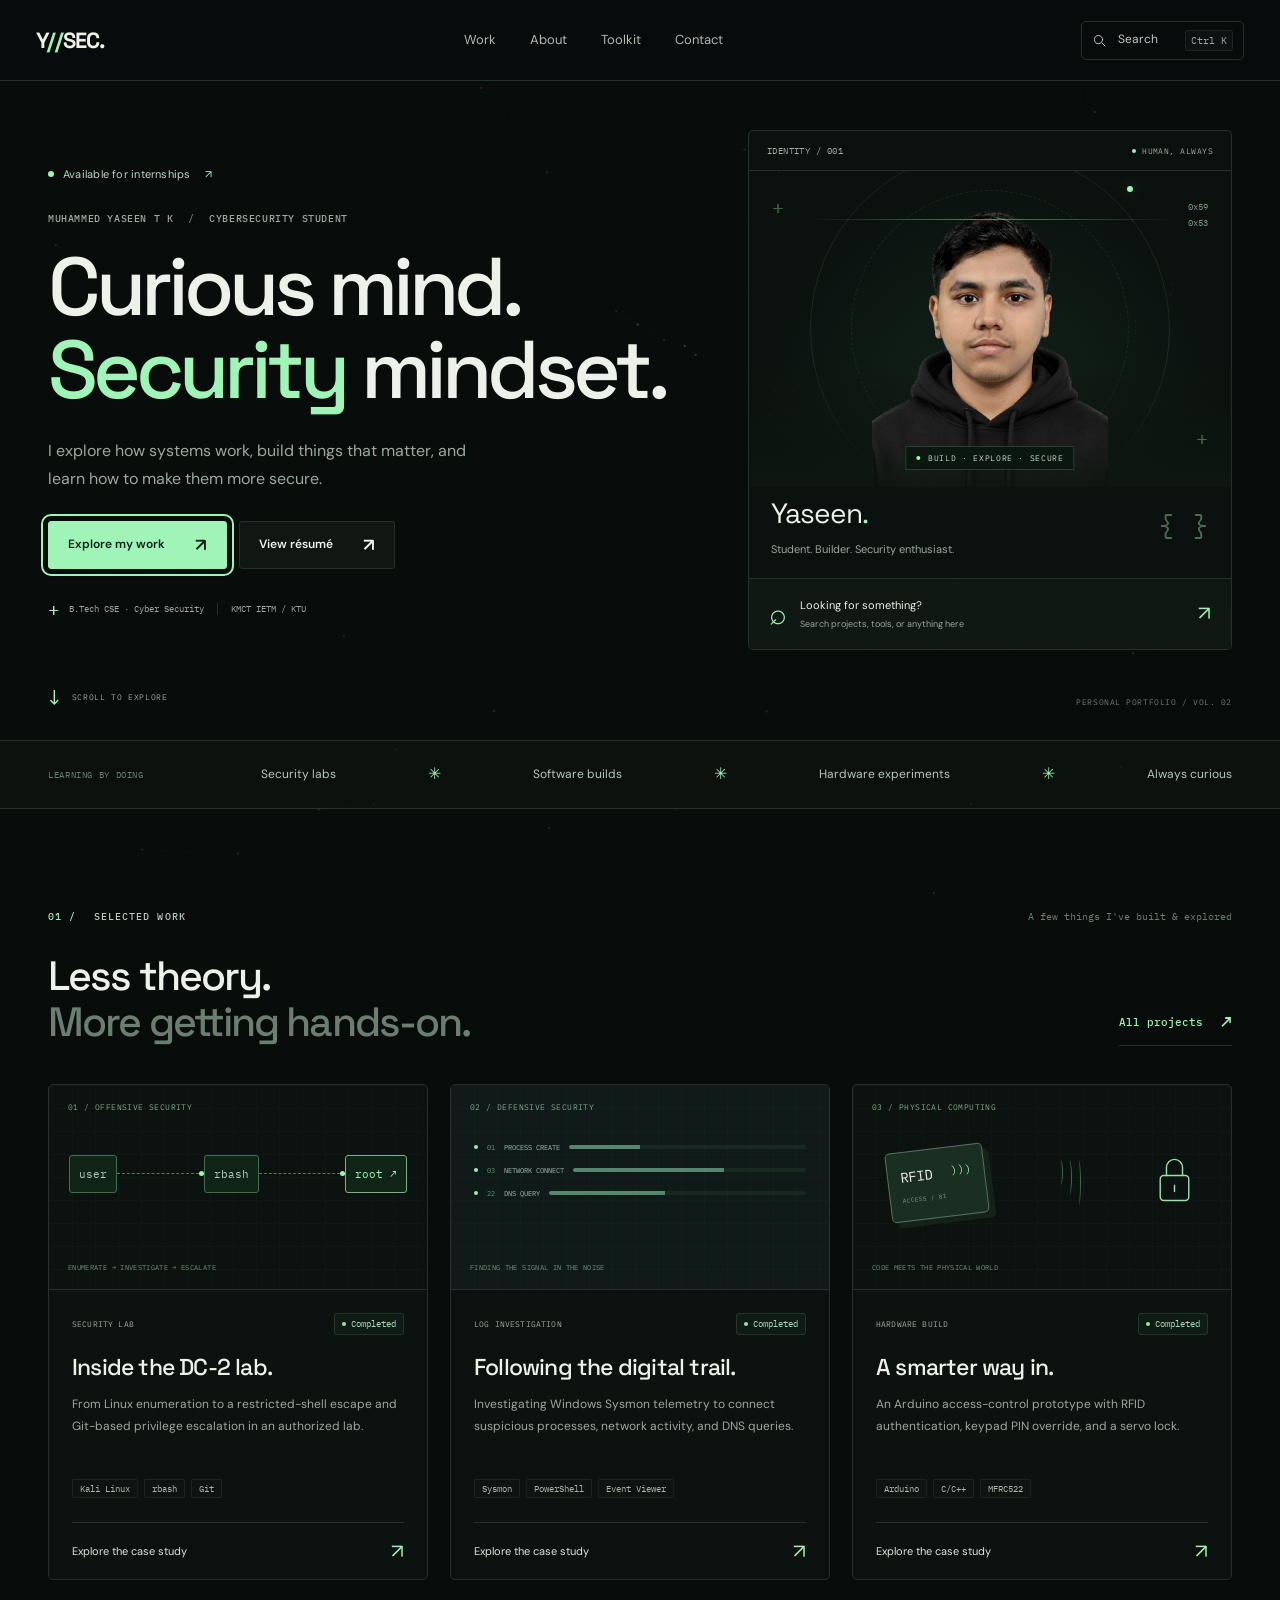
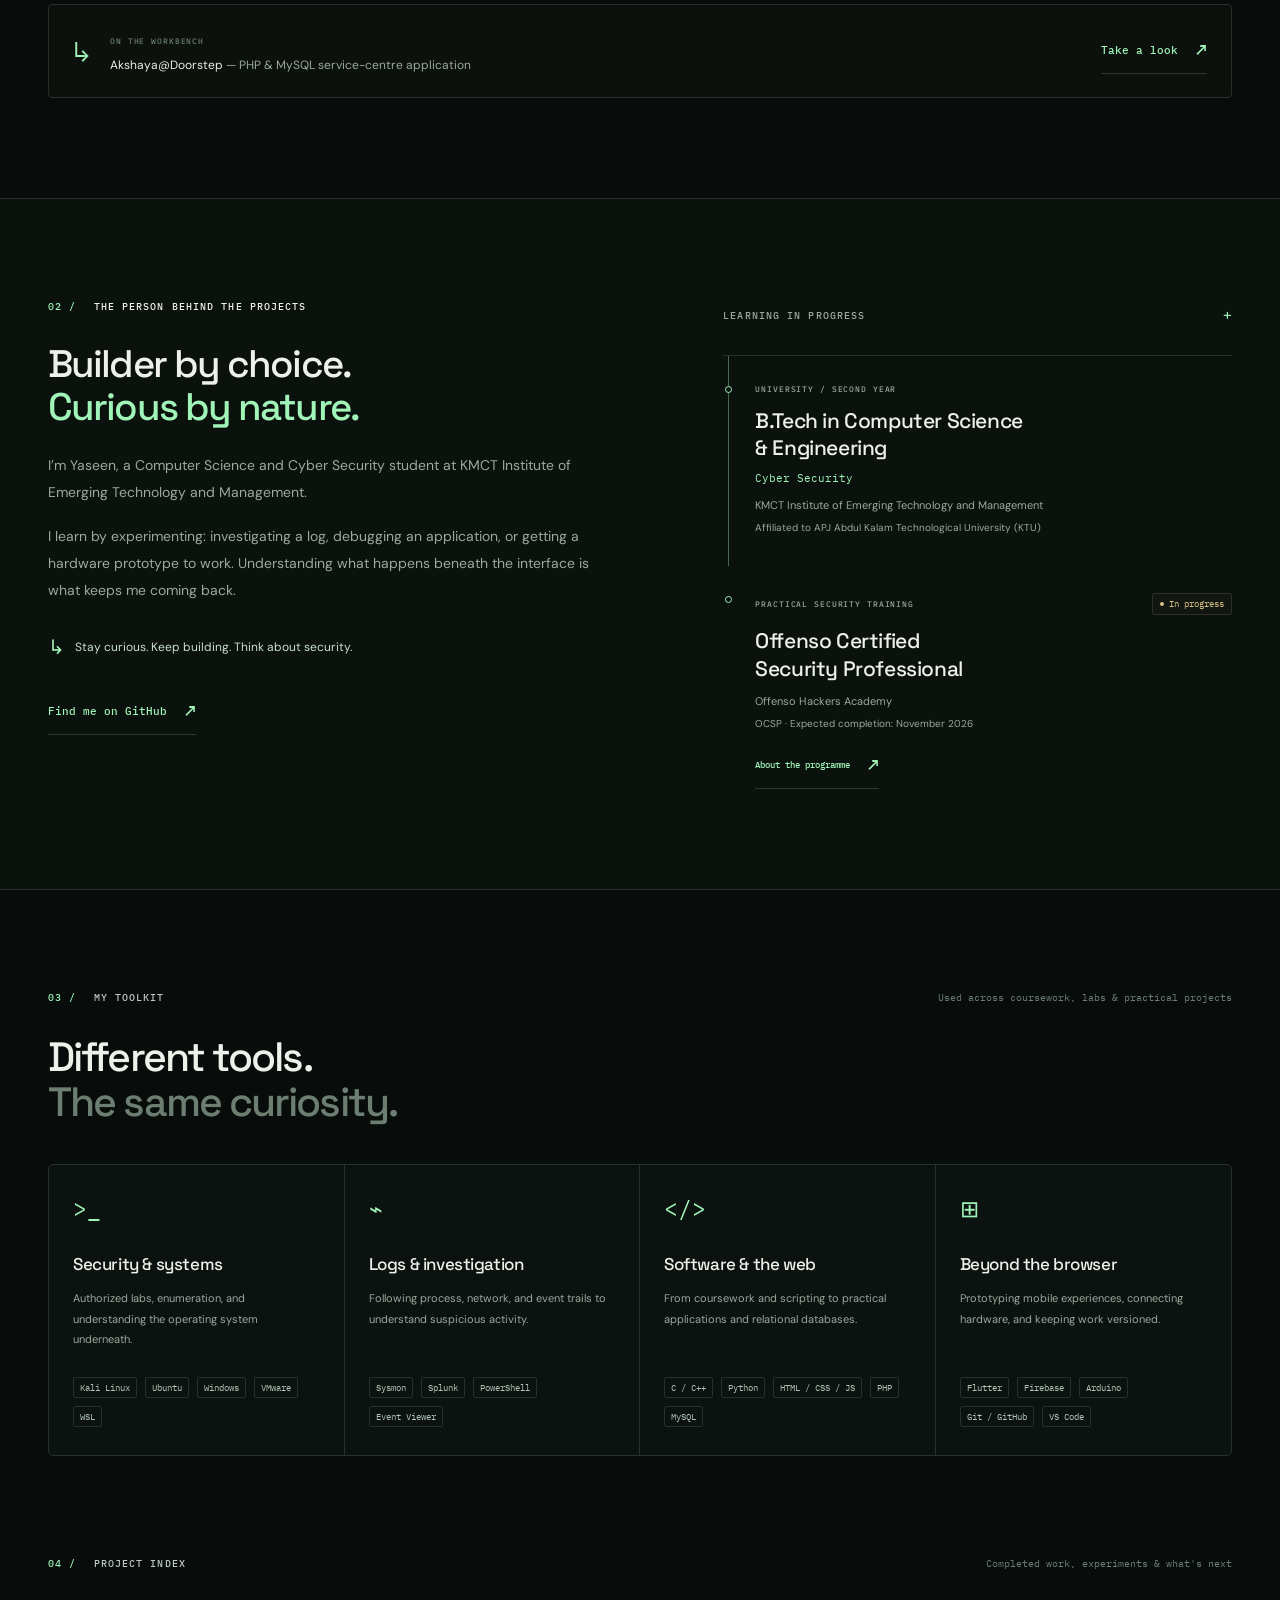
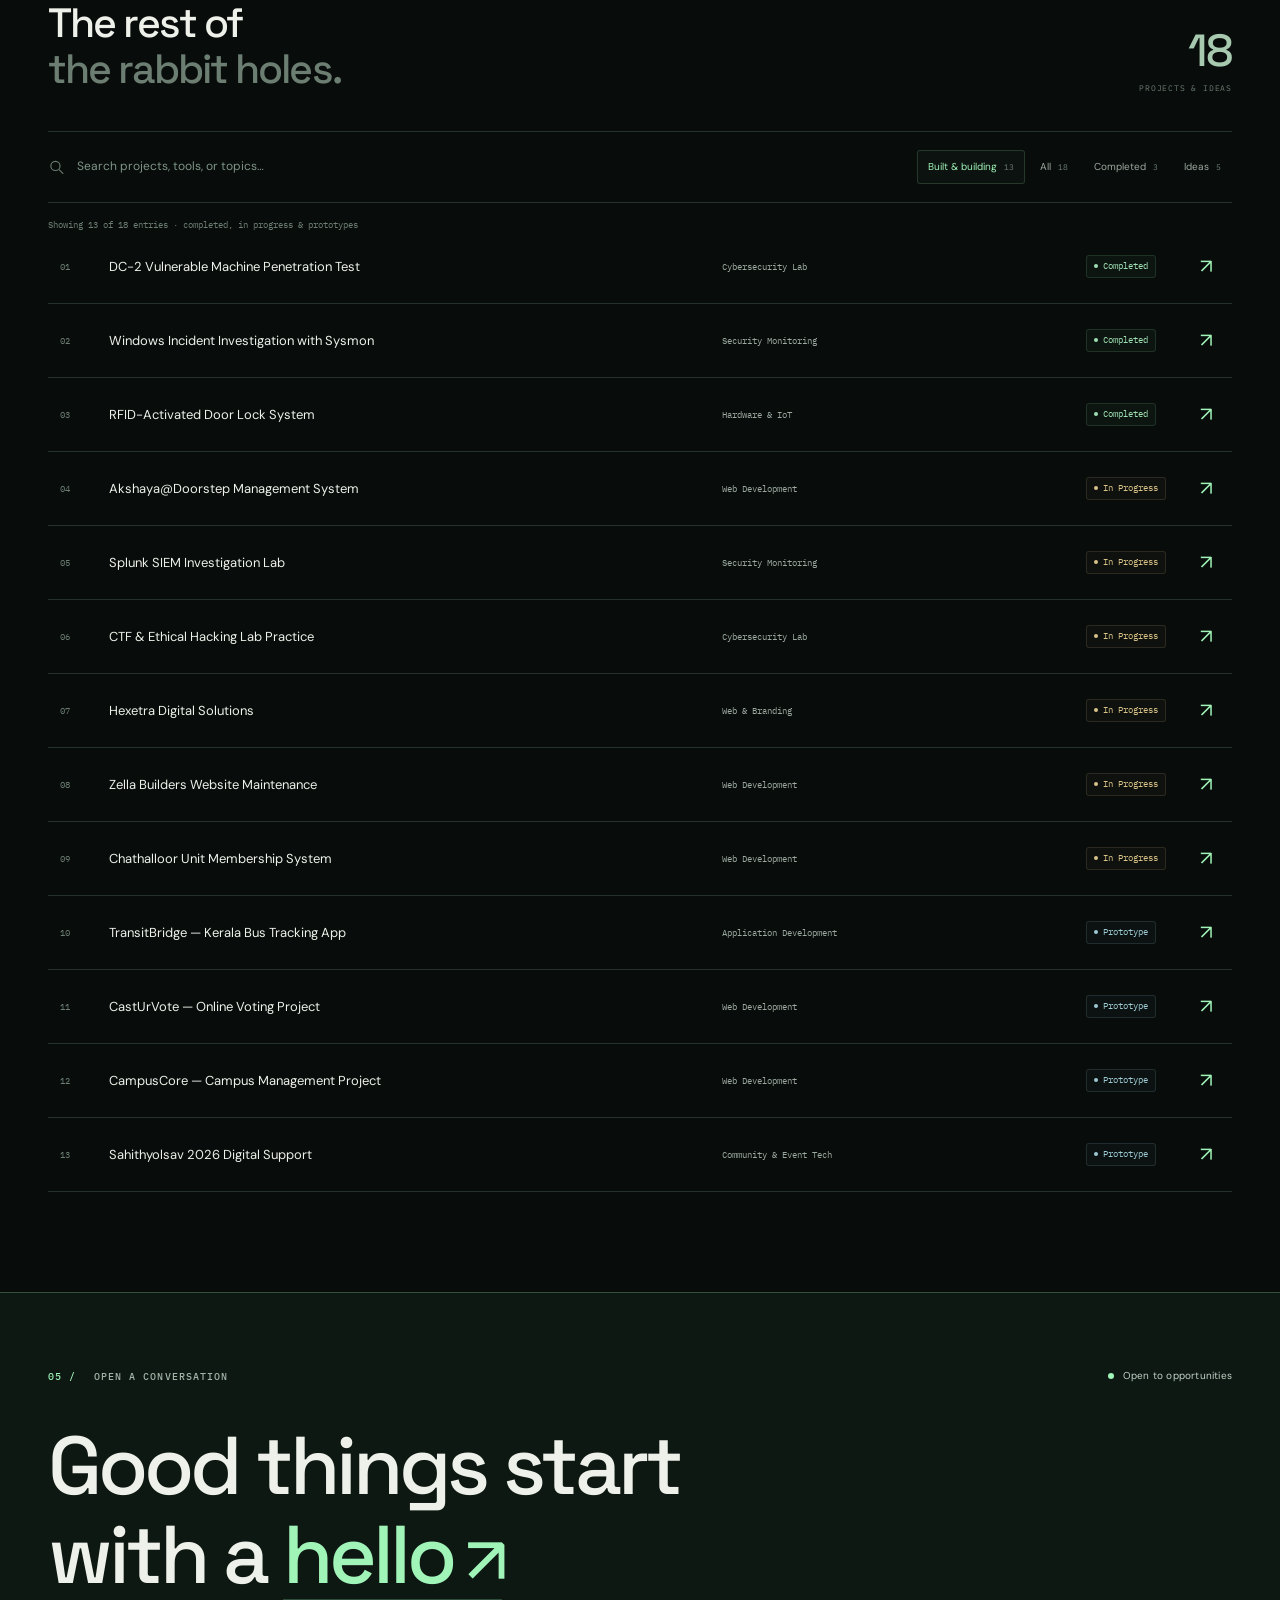
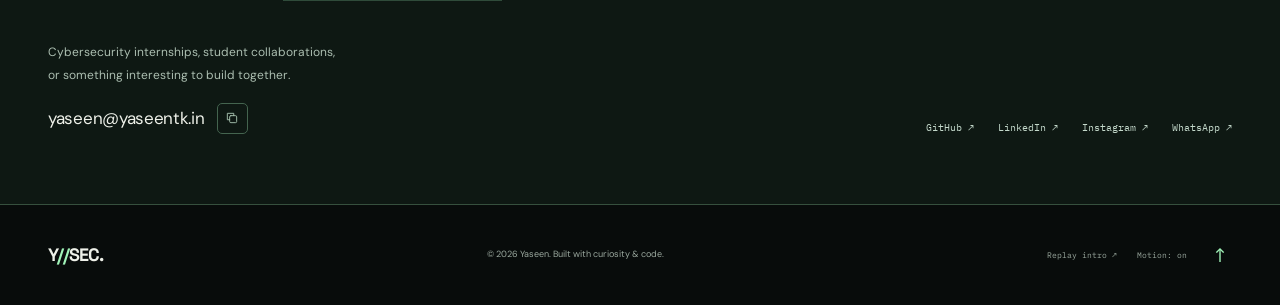
<file: index.html>
<!doctype html>
<html lang="en">
<head>
  <meta charset="utf-8">
  <meta name="viewport" content="width=device-width, initial-scale=1">
  <meta name="theme-color" content="#080c0b">
  <title>Yaseen — Build. Explore. Secure.</title>
  <meta name="description" content="Muhammed Yaseen T K — cybersecurity student, curious builder, and hands-on learner. Explore security investigations, software, and hardware projects.">
  <link rel="canonical" href="https://hexetraonline.github.io/portfolio.yaseen/">
  <meta property="og:type" content="website">
  <meta property="og:title" content="Yaseen — Build. Explore. Secure.">
  <meta property="og:description" content="A curious mind. A security mindset. Projects and experiments by Muhammed Yaseen T K.">
  <meta property="og:url" content="https://hexetraonline.github.io/portfolio.yaseen/">
  <meta property="og:image" content="https://hexetraonline.github.io/portfolio.yaseen/assets/yaseen-profile.png">
  <link rel="icon" type="image/svg+xml" href="assets/favicon.svg">
  <link rel="preconnect" href="https://fonts.googleapis.com">
  <link rel="preconnect" href="https://fonts.gstatic.com" crossorigin>
  <link href="https://fonts.googleapis.com/css2?family=DM+Sans:wght@400;450;500;550;600;650;700&family=Space+Grotesk:wght@400;500;600;700&family=IBM+Plex+Mono:wght@400;450;500;600&display=swap" rel="stylesheet">
  <link rel="stylesheet" href="styles.css">
  <script src="data.js" defer></script>
  <script src="app.js" defer></script>
</head>
<body>
  <a class="skip-link" href="#main">Skip to content</a>
  <canvas id="network-background" aria-hidden="true"></canvas>
  <div class="ambient-grid" aria-hidden="true"></div>
  <header class="site-header">
    <div class="nav-wrap">
      <a class="wordmark" href="#home" aria-label="Yaseen home">Y<span>//</span>SEC<span class="brand-dot">.</span></a>
      <nav class="desktop-nav" aria-label="Main navigation"><a href="#missions">Work</a><a href="#education">About</a><a href="#arsenal">Toolkit</a><a href="#contact">Contact</a></nav>
      <div class="nav-actions"><button class="search-trigger" data-open-search aria-label="Search portfolio"><svg viewBox="0 0 24 24" aria-hidden="true"><circle cx="10.5" cy="10.5" r="6.5"/><path d="m16 16 5 5"/></svg><span>Search</span><kbd>Ctrl K</kbd></button><button id="menu-toggle" class="icon-button menu-toggle" aria-label="Open navigation" aria-expanded="false" aria-controls="mobile-nav"><svg viewBox="0 0 24 24" aria-hidden="true"><path d="M4 8h16M4 16h16"/></svg></button></div>
    </div>
    <nav id="mobile-nav" class="mobile-nav" aria-label="Mobile navigation" hidden><a href="#missions">Work</a><a href="#education">About</a><a href="#arsenal">Toolkit</a><a href="#vault">Project index</a><a href="#contact">Contact</a></nav>
  </header>
  <main id="main">
    <section id="home" class="hero shell">
      <div class="hero-copy">
        <a href="#contact" class="availability"><span class="status-dot"></span>Available for internships<span aria-hidden="true">↗</span></a>
        <p class="eyebrow hero-eyebrow">MUHAMMED YASEEN T K <span>/</span> CYBERSECURITY STUDENT</p>
        <h1>Curious mind.<br><span class="accent">Security</span><br class="hero-break"> mindset.</h1>
        <p class="hero-description">I explore how systems work, build things that matter, and learn how to make them more secure.</p>
        <div class="hero-actions"><a class="button primary" href="#missions">Explore my work <span aria-hidden="true">↗</span></a><a class="button secondary" href="resume.html" target="_blank" rel="noopener">View résumé <span aria-hidden="true">↗</span></a></div>
        <div class="hero-footnote"><span class="tiny-cross" aria-hidden="true">+</span><span>B.Tech CSE · Cyber Security</span><span class="footnote-divider"></span><span>KMCT IETM / KTU</span></div>
      </div>
      <div class="identity-module">
        <div class="module-top"><span>IDENTITY / 001</span><span><i class="status-dot"></i> HUMAN, ALWAYS</span></div>
        <div class="portrait-stage"><div class="orbit orbit-one" aria-hidden="true"></div><div class="orbit orbit-two" aria-hidden="true"></div><div class="portrait-cross cross-one" aria-hidden="true">+</div><div class="portrait-cross cross-two" aria-hidden="true">+</div><span class="portrait-code" aria-hidden="true">0x59<br>0x53</span><img src="assets/yaseen-profile.png" alt="Muhammed Yaseen T K" width="480" height="480" fetchpriority="high"><div class="scan-line" aria-hidden="true"></div><div class="portrait-label"><span class="status-dot"></span>BUILD · EXPLORE · SECURE</div></div>
        <div class="identity-caption"><div><p class="identity-name">Yaseen<span class="accent">.</span></p><p>Student. Builder. Security enthusiast.</p></div><span class="identity-symbol" aria-hidden="true">{ }</span></div>
        <button class="module-search" data-open-search><span class="search-spark" aria-hidden="true">⌕</span><span>Looking for something?<small>Search projects, tools, or anything here</small></span><span aria-hidden="true">↗</span></button>
      </div>
      <a href="#missions" class="scroll-cue"><span aria-hidden="true">↓</span> SCROLL TO EXPLORE</a><span class="hero-side-note" aria-hidden="true">PERSONAL PORTFOLIO / VOL. 02</span>
    </section>
    <div class="focus-strip"><div class="shell"><span class="strip-title">LEARNING BY DOING</span><span>Security labs</span><i>✳</i><span>Software builds</span><i>✳</i><span>Hardware experiments</span><i>✳</i><span>Always curious</span></div></div>
    <section id="missions" class="section shell">
      <div class="section-top"><p class="eyebrow"><span>01 /</span> SELECTED WORK</p><span class="section-note">A few things I've built & explored</span></div><div class="section-heading"><h2>Less theory.<br><span class="muted-heading">More getting hands-on.</span></h2><a class="text-link" href="#vault">All projects <span aria-hidden="true">↗</span></a></div>
      <div class="featured-grid">
        <article class="project-card" data-project-card="1"><div class="project-art art-dc2" aria-hidden="true"><span class="art-number">01 / OFFENSIVE SECURITY</span><div class="access-diagram"><span class="diagram-node">user</span><span class="diagram-track"></span><span class="diagram-node">rbash</span><span class="diagram-track"></span><span class="diagram-node root-node">root <i>↗</i></span></div><span class="art-caption">ENUMERATE → INVESTIGATE → ESCALATE</span></div><div class="project-copy"><div class="project-meta"><span>SECURITY LAB</span><span class="status completed">Completed</span></div><h3>Inside the DC-2 lab.</h3><p>From Linux enumeration to a restricted-shell escape and Git-based privilege escalation in an authorized lab.</p><div class="tags"><span>Kali Linux</span><span>rbash</span><span>Git</span></div><button class="project-link" data-project="1">Explore the case study <span aria-hidden="true">↗</span></button></div></article>
        <article class="project-card" data-project-card="2"><div class="project-art art-sysmon" aria-hidden="true"><span class="art-number">02 / DEFENSIVE SECURITY</span><div class="event-visual"><div><i></i><span>01</span><b>PROCESS CREATE</b><span class="event-bar"></span></div><div><i></i><span>03</span><b>NETWORK CONNECT</b><span class="event-bar"></span></div><div><i></i><span>22</span><b>DNS QUERY</b><span class="event-bar"></span></div></div><span class="art-caption">FINDING THE SIGNAL IN THE NOISE</span></div><div class="project-copy"><div class="project-meta"><span>LOG INVESTIGATION</span><span class="status completed">Completed</span></div><h3>Following the digital trail.</h3><p>Investigating Windows Sysmon telemetry to connect suspicious processes, network activity, and DNS queries.</p><div class="tags"><span>Sysmon</span><span>PowerShell</span><span>Event Viewer</span></div><button class="project-link" data-project="2">Explore the case study <span aria-hidden="true">↗</span></button></div></article>
        <article class="project-card" data-project-card="3"><div class="project-art art-rfid" aria-hidden="true"><span class="art-number">03 / PHYSICAL COMPUTING</span><div class="rfid-visual"><span class="rfid-card">RFID<span>)))</span><small>ACCESS / 01</small></span><span class="rfid-waves"><i></i><i></i><i></i></span><span class="lock-visual"><svg viewBox="0 0 48 56"><rect x="8" y="24" width="32" height="28" rx="4"/><path d="M15 24V15a9 9 0 0 1 18 0v9M24 35v7"/></svg></span></div><span class="art-caption">CODE MEETS THE PHYSICAL WORLD</span></div><div class="project-copy"><div class="project-meta"><span>HARDWARE BUILD</span><span class="status completed">Completed</span></div><h3>A smarter way in.</h3><p>An Arduino access-control prototype with RFID authentication, keypad PIN override, and a servo lock.</p><div class="tags"><span>Arduino</span><span>C/C++</span><span>MFRC522</span></div><button class="project-link" data-project="3">Explore the case study <span aria-hidden="true">↗</span></button></div></article>
      </div><div class="currently-building"><span class="building-icon" aria-hidden="true">↳</span><div><span class="eyebrow">ON THE WORKBENCH</span><p>Akshaya@Doorstep <span>— PHP & MySQL service-centre application</span></p></div><button class="text-link" data-project="4">Take a look <span aria-hidden="true">↗</span></button></div>
    </section>
    <section id="education" class="about-section section"><div class="shell about-grid"><div class="about-intro"><p class="eyebrow"><span>02 /</span> THE PERSON BEHIND THE PROJECTS</p><h2>Builder by choice.<br><span class="accent">Curious by nature.</span></h2><p>I’m Yaseen, a Computer Science and Cyber Security student at KMCT Institute of Emerging Technology and Management.</p><p>I learn by experimenting: investigating a log, debugging an application, or getting a hardware prototype to work. Understanding what happens beneath the interface is what keeps me coming back.</p><p class="about-principle"><span aria-hidden="true">↳</span> Stay curious. Keep building. Think about security.</p><a class="text-link" href="https://github.com/hexetraonline" target="_blank" rel="noopener noreferrer">Find me on GitHub <span aria-hidden="true">↗</span></a></div><div class="learning-path"><div class="path-heading"><span class="eyebrow">LEARNING IN PROGRESS</span><span aria-hidden="true">+</span></div><article class="path-entry"><div class="path-dot"></div><p class="eyebrow">UNIVERSITY / SECOND YEAR</p><h3>B.Tech in Computer Science<br>& Engineering</h3><p class="path-specialization">Cyber Security</p><p>KMCT Institute of Emerging Technology and Management</p><p class="path-detail">Affiliated to APJ Abdul Kalam Technological University (KTU)</p></article><article class="path-entry"><div class="path-dot"></div><div class="path-status"><p class="eyebrow">PRACTICAL SECURITY TRAINING</p><span class="status in-progress">In progress</span></div><h3>Offenso Certified<br>Security Professional</h3><p>Offenso Hackers Academy</p><p class="path-detail">OCSP · Expected completion: November 2026</p><a class="text-link" href="https://offensoacademy.com/courses/offenso-certified-security-professional/" target="_blank" rel="noopener noreferrer">About the programme <span aria-hidden="true">↗</span></a></article></div></div></section>
    <section id="arsenal" class="section shell toolkit-section"><div class="section-top"><p class="eyebrow"><span>03 /</span> MY TOOLKIT</p><span class="section-note">Used across coursework, labs & practical projects</span></div><div class="section-heading"><h2>Different tools.<br><span class="muted-heading">The same curiosity.</span></h2></div><div class="toolkit-grid"><article><span class="tool-icon" aria-hidden="true">&gt;_</span><h3>Security & systems</h3><p>Authorized labs, enumeration, and understanding the operating system underneath.</p><div class="tool-list"><span>Kali Linux</span><span>Ubuntu</span><span>Windows</span><span>VMware</span><span>WSL</span></div></article><article><span class="tool-icon" aria-hidden="true">⌁</span><h3>Logs & investigation</h3><p>Following process, network, and event trails to understand suspicious activity.</p><div class="tool-list"><span>Sysmon</span><span>Splunk</span><span>PowerShell</span><span>Event Viewer</span></div></article><article><span class="tool-icon" aria-hidden="true">&lt;/&gt;</span><h3>Software & the web</h3><p>From coursework and scripting to practical applications and relational databases.</p><div class="tool-list"><span>C / C++</span><span>Python</span><span>HTML / CSS / JS</span><span>PHP</span><span>MySQL</span></div></article><article><span class="tool-icon" aria-hidden="true">⊞</span><h3>Beyond the browser</h3><p>Prototyping mobile experiences, connecting hardware, and keeping work versioned.</p><div class="tool-list"><span>Flutter</span><span>Firebase</span><span>Arduino</span><span>Git / GitHub</span><span>VS Code</span></div></article></div></section>
    <section id="vault" class="section shell index-section"><div class="section-top"><p class="eyebrow"><span>04 /</span> PROJECT INDEX</p><span class="section-note">Completed work, experiments & what's next</span></div><div class="section-heading"><h2>The rest of<br><span class="muted-heading">the rabbit holes.</span></h2><span class="index-total">18<span>PROJECTS & IDEAS</span></span></div><div class="index-controls"><div class="index-search"><svg viewBox="0 0 24 24" aria-hidden="true"><circle cx="10.5" cy="10.5" r="6.5"/><path d="m16 16 5 5"/></svg><label class="sr-only" for="project-search">Search the project index</label><input id="project-search" type="search" placeholder="Search projects, tools, or topics…" autocomplete="off"></div><div class="status-filters" role="group" aria-label="Filter projects by status"><button data-status="active" aria-pressed="true">Built & building <span>13</span></button><button data-status="all" aria-pressed="false">All <span>18</span></button><button data-status="Completed" aria-pressed="false">Completed <span>3</span></button><button data-status="Planned" aria-pressed="false">Ideas <span>5</span></button></div></div><p id="index-count" class="index-count" role="status" aria-live="polite"></p><div id="project-list" class="project-list"></div><noscript><p>The interactive project index needs JavaScript. Read the three featured projects above, or visit <a href="https://github.com/hexetraonline">my GitHub profile</a>.</p></noscript></section>
    <section id="contact" class="contact-section"><div class="shell"><div class="contact-top"><p class="eyebrow"><span>05 /</span> OPEN A CONVERSATION</p><span class="availability"><span class="status-dot"></span>Open to opportunities</span></div><h2>Good things start<br>with a <a href="mailto:yaseen@yaseentk.in">hello<span aria-hidden="true">↗</span></a></h2><div class="contact-bottom"><div><p>Cybersecurity internships, student collaborations,<br>or something interesting to build together.</p><div class="email-row"><a href="mailto:yaseen@yaseentk.in">yaseen@yaseentk.in</a><button id="copy-email" class="icon-button" aria-label="Copy email address"><svg viewBox="0 0 24 24" aria-hidden="true"><rect x="8" y="8" width="12" height="12" rx="2"/><path d="M15 8V4H4v11h4"/></svg></button><span id="copy-feedback" class="copy-feedback" role="status"></span></div></div><div class="social-links"><a href="https://github.com/hexetraonline" target="_blank" rel="noopener noreferrer">GitHub ↗</a><a href="https://linkedin.com/in/yaseen-hexetra" target="_blank" rel="noopener noreferrer">LinkedIn ↗</a><a href="https://instagram.com/yxseen.17/" target="_blank" rel="noopener noreferrer">Instagram ↗</a><a href="https://wa.me/917994693698" target="_blank" rel="noopener noreferrer">WhatsApp ↗</a></div></div></div></section>
  </main>
  <footer class="site-footer shell"><a class="wordmark" href="#home" aria-label="Back to top">Y<span>//</span>SEC<span class="brand-dot">.</span></a><p>© 2026 Yaseen. Built with curiosity & code.</p><div><button id="replay-intro">Replay intro ↗</button><button id="motion-toggle" aria-pressed="true">Motion: on</button><a href="#home" aria-label="Back to top">↑</a></div></footer>
  <dialog id="boot-dialog" class="boot-dialog" aria-labelledby="boot-title"><div class="boot-inner"><div class="boot-header"><span class="wordmark">Y<span>//</span>SEC<span class="brand-dot">.</span></span><span class="eyebrow">INITIALIZING PORTFOLIO</span></div><h2 id="boot-title">A little curiosity.<br><span class="accent">A few lines of code.</span></h2><div class="boot-code" aria-hidden="true"><p><span class="code-prompt">❯</span> ./yaseen --explore</p><p class="boot-line" data-boot-line="0"><span class="code-check">✓</span> Loading identity<span class="code-result">ready</span></p><p class="boot-line" data-boot-line="1"><span class="code-check">✓</span> Indexing projects<span class="code-result">18 entries</span></p><p class="boot-line" data-boot-line="2"><span class="code-check">✓</span> Connecting ideas + code<span class="code-result">done</span></p><p class="boot-line boot-welcome" data-boot-line="3"><span class="code-prompt">❯</span> Welcome to my corner of the internet<span class="typing-cursor">_</span></p></div><div class="boot-progress" aria-hidden="true"><span id="boot-progress-bar"></span></div><div class="boot-bottom"><span id="boot-status" class="eyebrow" role="status">Getting things ready…</span><button id="skip-intro">Skip intro <span aria-hidden="true">↗</span></button></div></div></dialog>
  <dialog id="search-dialog" class="search-dialog" aria-labelledby="search-title"><div class="search-dialog-top"><h2 id="search-title">Find your way around.</h2><button class="close-dialog" data-close-dialog="search-dialog" aria-label="Close search">Esc <span aria-hidden="true">×</span></button></div><div class="palette-input-wrap"><svg viewBox="0 0 24 24" aria-hidden="true"><circle cx="10.5" cy="10.5" r="6.5"/><path d="m16 16 5 5"/></svg><input id="palette-input" type="search" role="combobox" aria-label="Search projects, skills, and pages" aria-autocomplete="list" aria-expanded="false" aria-controls="palette-results" placeholder="Try ‘Sysmon’, ‘Arduino’, or ‘contact’…" autocomplete="off" spellcheck="false"></div><div class="search-suggestions"><span>TRY</span><button data-query="security">Security</button><button data-query="PHP">PHP</button><button data-query="RFID">Hardware</button><button data-query="education">Education</button></div><p id="palette-count" class="palette-count" role="status" aria-live="polite"></p><div id="palette-results" role="listbox" aria-label="Search results"></div><div class="palette-footer"><span><kbd>↑</kbd><kbd>↓</kbd> navigate <kbd>↵</kbd> open</span><span>Projects, tools & pages, all in one place.</span></div></dialog>
  <dialog id="project-dialog" class="project-dialog" aria-labelledby="project-dialog-title"><div class="case-top"><span id="case-category" class="eyebrow"></span><button class="close-dialog" data-close-dialog="project-dialog" aria-label="Close project details">Close <span aria-hidden="true">×</span></button></div><span id="case-status" class="status"></span><h2 id="project-dialog-title"></h2><p id="case-description" class="case-description"></p><div id="case-tags" class="tags"></div><div class="case-section"><h3 id="case-approach-title">What I worked on</h3><ul id="case-points"></ul></div><div id="case-learning" class="case-learning"></div><div class="case-footer"><span id="case-note"></span><a class="text-link" href="mailto:yaseen@yaseentk.in">Ask me about this project ↗</a></div></dialog>
</body>
</html>
</file>
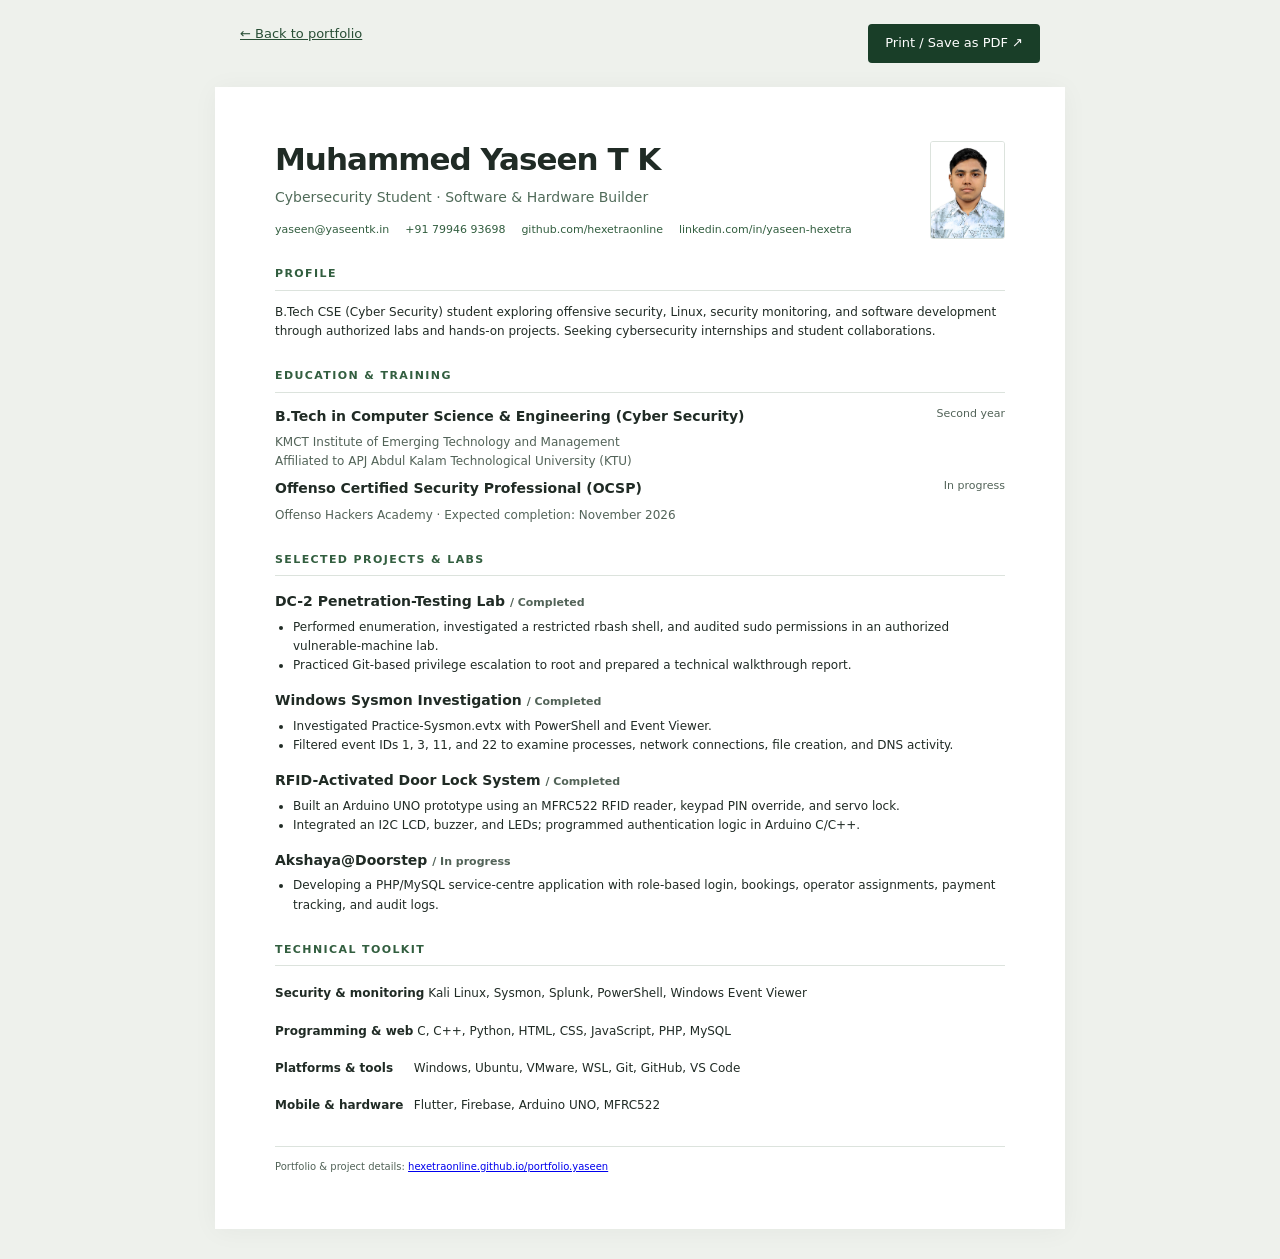
<file: resume.html>
<!doctype html>
<html lang="en"><head><meta charset="utf-8"><meta name="viewport" content="width=device-width, initial-scale=1"><meta name="robots" content="noindex"><title>Muhammed Yaseen T K — Résumé</title><link rel="icon" href="assets/favicon.svg" type="image/svg+xml"><style>
*{box-sizing:border-box}body{font:14px/1.6 system-ui,sans-serif;color:#202b25;background:#eef1ec;margin:0}.toolbar{max-width:850px;margin:24px auto;display:flex;justify-content:space-between;padding:0 25px;gap:20px;font-size:13px}.toolbar a{color:#284e35}.toolbar button{background:#193e28;color:white;border:0;border-radius:4px;padding:9px 17px;font:inherit;cursor:pointer}.page{max-width:850px;background:white;margin:0 auto 30px;padding:54px 60px;box-shadow:0 2px 25px #2037280b}.resume-portrait{float:right;width:75px;height:98px;object-fit:cover;border:1px solid #dce3dd;border-radius:3px;margin:0 0 12px 20px}h1{font-size:31px;line-height:1.2;letter-spacing:-1px;margin:0 0 8px}h2{font-size:11px;text-transform:uppercase;letter-spacing:1.4px;color:#325e3f;margin:26px 0 12px;border-bottom:1px solid #dce3dd;padding-bottom:7px}h3{font-size:14px;margin:14px 0 4px}p{margin:6px 0}.subtitle{color:#506b59;font-size:14px}.contact{font-size:11px;display:flex;gap:5px 16px;flex-wrap:wrap;margin-top:13px}.contact a{color:#325e3f;text-decoration:none}.small{font-size:12px;color:#526358}.education-row{display:flex;justify-content:space-between;gap:15px}.education-row strong{font-weight:600}.status{font-size:11px;white-space:nowrap;color:#526358}ul{padding-left:18px;margin:5px 0 10px;font-size:12px}.skills{font-size:12px;display:grid;gap:6px}.skills strong{display:inline-block;min-width:135px}.profile{font-size:12px}footer{border-top:1px solid #dce3dd;padding-top:12px;font-size:10px;color:#526358;margin-top:25px}a:focus-visible,button:focus-visible{outline:2px solid #325e3f;outline-offset:4px}@media(max-width:600px){.page{padding:32px 24px}.toolbar{padding:0 16px}h1{font-size:27px}.education-row{flex-direction:column;gap:1px}.skills strong{display:block}}@page{size:A4;margin:14mm}@media print{body{background:white;font-size:12px}.toolbar{display:none}.page{box-shadow:none;margin:0;padding:0;max-width:none}h1{font-size:28px}h2{margin-top:20px}a{color:inherit}h2,h3{break-after:avoid}section,footer{break-inside:avoid}ul{font-size:11px}.skills,.profile{font-size:11px}footer{font-size:9px}}
</style><script src="resume.js" defer></script></head><body><nav class="toolbar" aria-label="Résumé actions"><a href="index.html">← Back to portfolio</a><button id="print-resume">Print / Save as PDF ↗</button></nav><main class="page"><header><img class="resume-portrait" src="assets/yaseen-formal.png" alt="Muhammed Yaseen T K" width="75" height="98"><h1>Muhammed Yaseen T K</h1><p class="subtitle">Cybersecurity Student · Software & Hardware Builder</p><div class="contact"><a href="mailto:yaseen@yaseentk.in">yaseen@yaseentk.in</a><a href="tel:+917994693698">+91 79946 93698</a><a href="https://github.com/hexetraonline">github.com/hexetraonline</a><a href="https://linkedin.com/in/yaseen-hexetra">linkedin.com/in/yaseen-hexetra</a></div></header><section><h2>Profile</h2><p class="profile">B.Tech CSE (Cyber Security) student exploring offensive security, Linux, security monitoring, and software development through authorized labs and hands-on projects. Seeking cybersecurity internships and student collaborations.</p></section><section><h2>Education & training</h2><div class="education-row"><strong>B.Tech in Computer Science & Engineering (Cyber Security)</strong><span class="status">Second year</span></div><p class="small">KMCT Institute of Emerging Technology and Management<br>Affiliated to APJ Abdul Kalam Technological University (KTU)</p><div class="education-row"><strong>Offenso Certified Security Professional (OCSP)</strong><span class="status">In progress</span></div><p class="small">Offenso Hackers Academy · Expected completion: November 2026</p></section><section><h2>Selected projects & labs</h2><h3>DC-2 Penetration-Testing Lab <span class="status">/ Completed</span></h3><ul><li>Performed enumeration, investigated a restricted rbash shell, and audited sudo permissions in an authorized vulnerable-machine lab.</li><li>Practiced Git-based privilege escalation to root and prepared a technical walkthrough report.</li></ul><h3>Windows Sysmon Investigation <span class="status">/ Completed</span></h3><ul><li>Investigated Practice-Sysmon.evtx with PowerShell and Event Viewer.</li><li>Filtered event IDs 1, 3, 11, and 22 to examine processes, network connections, file creation, and DNS activity.</li></ul><h3>RFID-Activated Door Lock System <span class="status">/ Completed</span></h3><ul><li>Built an Arduino UNO prototype using an MFRC522 RFID reader, keypad PIN override, and servo lock.</li><li>Integrated an I2C LCD, buzzer, and LEDs; programmed authentication logic in Arduino C/C++.</li></ul><h3>Akshaya@Doorstep <span class="status">/ In progress</span></h3><ul><li>Developing a PHP/MySQL service-centre application with role-based login, bookings, operator assignments, payment tracking, and audit logs.</li></ul></section><section><h2>Technical toolkit</h2><div class="skills"><p><strong>Security & monitoring</strong> Kali Linux, Sysmon, Splunk, PowerShell, Windows Event Viewer</p><p><strong>Programming & web</strong> C, C++, Python, HTML, CSS, JavaScript, PHP, MySQL</p><p><strong>Platforms & tools</strong> Windows, Ubuntu, VMware, WSL, Git, GitHub, VS Code</p><p><strong>Mobile & hardware</strong> Flutter, Firebase, Arduino UNO, MFRC522</p></div></section><footer>Portfolio & project details: <a href="https://hexetraonline.github.io/portfolio.yaseen/">hexetraonline.github.io/portfolio.yaseen</a></footer></main></body></html>
</file>
<file: styles.css>
:root{color-scheme:dark;--bg:#080c0b;--surface:#0e1512;--raised:#131d18;--text:#eef1e9;--muted:#9ba99f;--dim:#6c7e72;--accent:#a0f4b8;--line:#25322b;--mono:'IBM Plex Mono',monospace;--display:'Space Grotesk',sans-serif;--body:'DM Sans',sans-serif}
*{box-sizing:border-box}html{scroll-behavior:smooth;scroll-padding-top:100px}body{margin:0;background:var(--bg);color:var(--text);font-family:var(--body);font-size:16px;line-height:1.65;-webkit-font-smoothing:antialiased}body.dialog-open{overflow:hidden}button,input{font:inherit}button,a,input{touch-action:manipulation}button{color:inherit;cursor:pointer}a{color:inherit;text-decoration:none}button{background:none;border:0}a,button{-webkit-tap-highlight-color:transparent}button:disabled{cursor:default}svg{width:22px;height:22px;fill:none;stroke:currentColor;stroke-width:1.6;stroke-linecap:round;stroke-linejoin:round}img{display:block;max-width:100%}h1,h2,h3,p{margin:0}h1,h2,h3{font-family:var(--display);font-weight:500;line-height:1.12}::selection{background:var(--accent);color:var(--bg)}:focus-visible{outline:2px solid var(--accent);outline-offset:5px}button:focus-visible{border-radius:3px}.sr-only{position:absolute;width:1px;height:1px;padding:0;margin:-1px;overflow:hidden;clip:rect(0,0,0,0);white-space:nowrap;border:0}[hidden]{display:none!important}.skip-link{position:fixed;top:-100px;left:20px;z-index:200;background:var(--accent);color:var(--bg);padding:10px 20px}.skip-link:focus{top:10px}.shell{width:min(1248px,calc(100% - 96px));margin-inline:auto}.accent{color:var(--accent)}.muted-heading{color:var(--dim)}.eyebrow{font:500 10px/1.5 var(--mono);letter-spacing:.11em}.eyebrow>span{color:var(--accent);margin-right:10px}.status-dot{display:inline-block;width:6px;height:6px;background:var(--accent);border-radius:50%;flex:none}.ambient-grid{position:fixed;inset:0;z-index:-1;pointer-events:none;background-image:linear-gradient(#90c99f05 1px,transparent 1px),linear-gradient(90deg,#90c99f05 1px,transparent 1px);background-size:72px 72px;mask-image:linear-gradient(#000,transparent 90%)}#network-background{position:fixed;inset:0;width:100%;height:100%;z-index:-1;pointer-events:none;opacity:.65}.site-header{position:fixed;top:0;left:0;right:0;z-index:50;border-bottom:1px solid var(--line);background:#080c0be8;backdrop-filter:blur(18px)}.nav-wrap{width:min(1344px,calc(100% - 72px));height:80px;display:flex;align-items:center;justify-content:space-between;margin:auto}.wordmark{font:700 22px/1 var(--display);letter-spacing:-1px;white-space:nowrap}.wordmark>span{color:var(--accent)}.wordmark .brand-dot{color:var(--text)}.desktop-nav{display:flex;gap:34px;font-size:13px}.desktop-nav a{color:#b1bcb4;transition:color .2s}.desktop-nav a:hover,.desktop-nav a[aria-current]{color:var(--accent)}.nav-actions{display:flex;align-items:center;gap:12px}.search-trigger{display:flex;align-items:center;gap:11px;padding:8px 10px;border:1px solid var(--line);border-radius:5px;color:#c0cac2;font-size:12px}.search-trigger svg{width:15px;height:15px}kbd{font:10px var(--mono);background:#ffffff08;border:1px solid #ffffff12;border-radius:3px;padding:3px 5px;color:var(--muted)}.search-trigger kbd{margin-left:16px}.icon-button{display:inline-flex;align-items:center;justify-content:center;min-width:42px;min-height:42px;border:1px solid var(--line);border-radius:5px}.menu-toggle{display:none}.mobile-nav{padding:10px 24px 20px;border-top:1px solid var(--line)}.mobile-nav a{display:block;padding:9px 0;font-size:15px}
.hero{position:relative;display:grid;grid-template-columns:1.28fr 1fr;align-items:center;column-gap:80px;min-height:740px;padding-top:130px;padding-bottom:90px}.availability{display:inline-flex;align-items:center;gap:9px;font-size:11px;letter-spacing:.02em;color:#c2d4c7}.hero .availability{margin-bottom:28px}.availability>span:last-child:not(.status-dot){margin-left:5px;color:var(--accent)}.hero-eyebrow{font-size:10px;color:var(--muted);letter-spacing:.06em;margin-bottom:20px}.hero-eyebrow>span{color:var(--dim);margin:0 8px}.hero h1{font-size:clamp(62px,6.4vw,92px);line-height:1.01;letter-spacing:-5px;font-weight:500}.hero-break{display:none}.hero-description{font-size:16px;line-height:1.75;color:var(--muted);max-width:450px;margin-top:25px}.hero-actions{display:flex;gap:12px;margin-top:28px}.button{display:inline-flex;gap:30px;justify-content:space-between;align-items:center;padding:13px 19px;border:1px solid var(--line);font-size:12px;font-weight:600;border-radius:3px;transition:background .2s,transform .2s}.button:hover{transform:translateY(-2px)}.primary{background:var(--accent);border-color:var(--accent);color:#102217}.primary:hover{background:#c0ffd1}.secondary{background:#101713}.secondary:hover{background:var(--raised)}.button span{font-size:18px;line-height:1}.hero-footnote{display:flex;align-items:center;gap:10px;font:9px var(--mono);color:var(--muted);margin-top:28px;flex-wrap:wrap}.tiny-cross{color:var(--accent);font-size:19px}.footnote-divider{width:1px;height:12px;background:var(--line);margin:0 3px}.identity-module{border:1px solid var(--line);background:#0c1410c9;border-radius:5px;position:relative;min-width:0}.module-top{display:flex;align-items:center;justify-content:space-between;border-bottom:1px solid var(--line);padding:14px 18px;font:9px var(--mono);color:#9daea2;letter-spacing:.05em}.module-top>span:last-child{display:flex;align-items:center;gap:6px;font-size:8px}.module-top .status-dot{width:4px;height:4px}.portrait-stage{height:316px;position:relative;isolation:isolate;overflow:hidden;background:radial-gradient(ellipse at 50% 70%,#32634635,transparent 70%)}.portrait-stage::after{content:'';position:absolute;inset:0;background:linear-gradient(transparent 60%,#0d1610 99%);pointer-events:none}.portrait-stage img{position:absolute;left:50%;bottom:-15px;transform:translateX(-50%);width:310px;height:310px;object-fit:contain;object-position:center bottom;filter:saturate(.75);z-index:1;mask-image:linear-gradient(#000 80%,transparent 100%)}.orbit{position:absolute;left:50%;top:50%;border:1px solid #7bb28b24;border-radius:50%;transform:translate(-50%,-50%)}.orbit-one{width:278px;height:278px;border-style:dashed;animation:orbit-spin 70s linear infinite}.orbit-two{width:360px;height:360px}.orbit-two::before{content:'';position:absolute;width:6px;height:6px;background:var(--accent);border-radius:50%;top:36px;right:36px;box-shadow:0 0 16px #a0f4b855}.portrait-cross{position:absolute;color:#a0f4b860;font:20px var(--mono);z-index:2}.cross-one{top:23px;left:23px}.cross-two{bottom:35px;right:23px}.portrait-code{position:absolute;right:23px;top:28px;font:9px/1.7 var(--mono);color:#7b9b85}.scan-line{position:absolute;top:15%;left:12%;right:12%;height:1px;background:linear-gradient(90deg,transparent,#a0f4b880,transparent);z-index:3;animation:scan 7s ease-in-out infinite}.portrait-label{position:absolute;z-index:4;bottom:17px;left:50%;transform:translateX(-50%);white-space:nowrap;display:flex;gap:8px;align-items:center;border:1px solid #a0f4b830;background:#0c1710e8;padding:6px 10px;font:8px var(--mono);letter-spacing:.08em;color:#c3dfcd}.portrait-label .status-dot{width:4px;height:4px}.identity-caption{display:flex;justify-content:space-between;align-items:center;padding:3px 22px 20px}.identity-name{font-family:var(--display);font-size:28px;letter-spacing:-1px}.identity-caption div>p:last-child{font-size:11px;color:var(--muted);margin-top:3px}.identity-symbol{font:28px var(--mono);color:#496e53}.module-search{border-top:1px solid var(--line);display:flex;width:100%;align-items:center;gap:13px;text-align:left;padding:17px 20px;background:#17231a6b;font-size:11px}.module-search:hover{background:#23342685}.search-spark{font-size:30px;color:var(--accent);line-height:1}.module-search>span:nth-child(2){flex:1}.module-search small{display:block;font-size:9px;color:var(--muted);margin-top:3px}.module-search>span:last-child{font-size:20px;color:var(--accent)}.scroll-cue{position:absolute;bottom:29px;left:0;display:flex;align-items:center;gap:10px;font:8px var(--mono);letter-spacing:.08em;color:var(--muted)}.scroll-cue span{font-size:21px;color:var(--accent)}.hero-side-note{position:absolute;bottom:33px;right:0;font:8px var(--mono);color:var(--dim);letter-spacing:.07em}.focus-strip{border-block:1px solid var(--line);background:#10171199}.focus-strip>.shell{display:flex;align-items:center;justify-content:space-between;gap:20px;min-height:67px;white-space:nowrap;font-size:12px;color:#b8c7bc}.focus-strip .strip-title{font:9px var(--mono);letter-spacing:.07em;color:var(--dim);margin-right:25px}.focus-strip i{font-size:16px;color:var(--accent);font-style:normal}
.section{padding-block:100px}.section-top,.section-heading{display:flex;align-items:center;justify-content:space-between;gap:24px}.section-top{margin-bottom:30px}.section-top .eyebrow{color:#bdc8c0}.section-note{font:10px var(--mono);color:var(--dim)}.section-heading{align-items:end;margin-bottom:38px}h2{font-size:clamp(32px,3.2vw,48px);letter-spacing:-1.9px}.text-link{font:500 11px/1.6 var(--mono);color:var(--accent);display:inline-flex;gap:18px;align-items:center;padding:8px 0;border-bottom:1px solid #a0f4b82e;white-space:nowrap}.text-link:hover{border-color:var(--accent)}.text-link span{font-size:18px}.featured-grid{display:grid;grid-template-columns:repeat(3,minmax(0,1fr));gap:22px}.project-card{border:1px solid var(--line);background:#0d1410f0;border-radius:5px;overflow:hidden;transition:border-color .25s,transform .25s;display:flex;flex-direction:column;min-width:0}.project-card:hover{border-color:#5e8568;transform:translateY(-4px)}.project-art{height:205px;position:relative;overflow:hidden;border-bottom:1px solid var(--line);background-image:linear-gradient(#80b59308 1px,transparent 1px),linear-gradient(90deg,#80b59308 1px,transparent 1px);background-size:23px 23px}.art-number{position:absolute;left:19px;top:17px;font:8px var(--mono);letter-spacing:.05em;color:#84a58e}.art-caption{position:absolute;bottom:17px;left:19px;font:7px var(--mono);letter-spacing:.05em;color:#74917d}.access-diagram{position:absolute;inset:70px 20px auto;display:flex;align-items:center}.diagram-node{font:11px var(--mono);border:1px solid #446d50;background:#102517;border-radius:3px;padding:11px 9px;color:#b1cabb}.diagram-track{flex:1;border-top:1px dashed #507d5d;position:relative;min-width:8px}.diagram-track::after{content:'';position:absolute;right:0;top:-3px;width:5px;height:5px;background:var(--accent);border-radius:50%;animation:signal 3s ease-in-out infinite}.root-node{color:var(--accent);border-color:#7bb28b}.root-node i{font-style:normal}.art-sysmon{background-color:#101a18}.event-visual{position:absolute;top:58px;left:23px;right:23px;display:grid;gap:14px}.event-visual>div{display:flex;gap:9px;align-items:center;font:7px var(--mono);color:#a0beb2}.event-visual i{width:4px;height:4px;border-radius:50%;background:#a0e7bf}.event-visual b{font-weight:400;white-space:nowrap}.event-visual>div>span:first-of-type{color:#5d9a7c}.event-bar{height:4px;flex:1;background:linear-gradient(90deg,#7ecaa39e 30%,#37664a30 30%);border-radius:3px}.event-visual>div:nth-child(2) .event-bar{background:linear-gradient(90deg,#7ecaa39e 65%,#37664a30 65%)}.event-visual>div:nth-child(3) .event-bar{background:linear-gradient(90deg,#7ecaa39e 45%,#37664a30 45%)}.rfid-visual{position:absolute;left:35px;right:35px;top:63px;display:flex;align-items:center;justify-content:space-between}.rfid-card{font:14px var(--mono);padding:16px 12px;transform:rotate(-7deg);background:#1a2e21;border:1px solid #54765d;border-radius:5px;display:block;width:98px;box-shadow:6px 6px 0 #15221a}.rfid-card>span{float:right;font-size:11px;color:var(--accent)}.rfid-card small{display:block;font:6px var(--mono);margin-top:10px;color:#809e88}.rfid-waves{display:flex;gap:4px}.rfid-waves i{width:5px;height:25px;border-right:1px solid #9ef4b85e;border-radius:50%;animation:wave 2.5s infinite}.rfid-waves i:nth-child(2){height:35px;animation-delay:.2s}.rfid-waves i:nth-child(3){height:45px;animation-delay:.4s}.lock-visual svg{width:43px;height:50px;color:#9cdfaf}.project-copy{padding:23px 23px 0;display:flex;flex-direction:column;flex:1}.project-meta{display:flex;align-items:center;justify-content:space-between;gap:8px;font:8px var(--mono);color:#9dad9f;letter-spacing:.02em}.status{display:inline-flex;font:9px/1.4 var(--mono);white-space:nowrap;align-items:center;gap:5px;color:#a9b4ac;background:#ffffff06;border:1px solid #ffffff12;border-radius:3px;padding:4px 7px;letter-spacing:0}.status::before{content:'';width:4px;height:4px;border-radius:50%;background:currentColor}.status.completed{color:#a0e1b4;background:#a0f4b80a;border-color:#a0f4b820}.status.in-progress{color:#d9c388;background:#d9c38808;border-color:#d9c38825}.status.prototype{color:#9cc9d2;background:#9cc9d208;border-color:#9cc9d225}.project-copy h3{font-size:23px;letter-spacing:-.8px;margin-top:20px}.project-copy>p{color:var(--muted);font-size:12px;line-height:1.8;margin-top:13px;min-height:65px}.tags{display:flex;gap:6px;flex-wrap:wrap;margin-top:20px}.tags span{border:1px solid #ffffff10;background:#ffffff03;padding:3px 7px;font:9px var(--mono);color:#a9b7ad;border-radius:2px}.project-link{border-top:1px solid var(--line);margin-top:24px;padding:18px 0;display:flex;align-items:center;justify-content:space-between;width:100%;text-align:left;color:#d9e9dd;font-size:11px}.project-link>span{color:var(--accent);font-size:20px;line-height:1}.project-link:hover{color:var(--accent)}.currently-building{margin-top:24px;display:flex;align-items:center;gap:20px;border:1px solid var(--line);padding:21px 24px;border-radius:4px;background:#10171180}.building-icon{font:28px var(--mono);color:var(--accent)}.currently-building>div{flex:1}.currently-building .eyebrow{font-size:8px;color:var(--dim)}.currently-building p{font-size:12px;margin-top:4px}.currently-building p>span{color:var(--muted)}
.about-section{border-block:1px solid var(--line);background:#1017118c}.about-grid{display:grid;grid-template-columns:1fr .9fr;gap:110px}.about-intro h2{margin:28px 0 24px;font-size:clamp(32px,3vw,43px)}.about-intro>p:not(.eyebrow){font-size:14px;color:var(--muted);margin-top:18px;line-height:1.9}.about-intro>p.about-principle{font-size:12px;color:#cae0d0;display:flex;align-items:center;gap:10px;margin-top:25px}.about-principle span{color:var(--accent);font-size:20px}.about-intro>.text-link{margin-top:23px}.learning-path{padding-top:3px}.path-heading{display:flex;justify-content:space-between;align-items:center;padding-bottom:26px;border-bottom:1px solid var(--line);color:var(--muted)}.path-heading>span:last-child{color:var(--accent)}.path-entry{position:relative;border-left:1px solid #4b6653;margin-left:5px;padding:27px 0 29px 26px}.path-entry:last-child{padding-bottom:0;border-left-color:transparent}.path-dot{position:absolute;left:-4px;top:30px;width:7px;height:7px;border:1px solid var(--accent);background:var(--bg);border-radius:50%}.path-entry .eyebrow{color:var(--muted);font-size:8px}.path-entry h3{font-size:21px;line-height:1.3;margin:12px 0 10px;letter-spacing:-.4px}.path-entry>p:not(.eyebrow){font-size:11px;color:var(--muted);max-width:350px}.path-entry p.path-specialization{font:11px var(--mono);color:var(--accent);margin-bottom:11px}.path-entry p.path-detail{font-size:10px;color:#9aaa9e;margin-top:6px}.path-status{display:flex;gap:15px;align-items:center;justify-content:space-between}.path-entry .text-link{font-size:9px;margin-top:10px}.toolkit-grid{display:grid;grid-template-columns:repeat(4,minmax(0,1fr));border:1px solid var(--line);border-radius:5px;overflow:hidden;background:#0d1410d0}.toolkit-grid article{padding:28px 24px;border-right:1px solid var(--line)}.toolkit-grid article:last-child{border:0}.tool-icon{font:23px var(--mono);color:var(--accent);height:42px;display:block}.toolkit-grid h3{font-size:17px;letter-spacing:-.4px;margin-top:20px}.toolkit-grid p{font-size:11px;line-height:1.85;color:var(--muted);margin-top:14px;min-height:65px}.tool-list{display:flex;flex-wrap:wrap;gap:8px;margin-top:24px}.tool-list span{font:9px var(--mono);color:#b2c5b8;border:1px solid var(--line);padding:4px 6px;border-radius:2px}.index-section{padding-top:0}.index-total{font:500 45px/.9 var(--display);text-align:right;color:#a6c9b0;letter-spacing:-2px}.index-total span{display:block;font:8px var(--mono);color:var(--dim);letter-spacing:.1em;margin-top:11px}.index-controls{display:flex;justify-content:space-between;gap:20px;align-items:center;border-block:1px solid var(--line);padding:17px 0}.index-search{display:flex;align-items:center;gap:12px;flex:1;min-width:180px}.index-search svg{width:17px;color:var(--dim);flex-shrink:0}.index-search input{width:100%;background:none;border:0;color:var(--text);font-size:12px;padding:8px 0;min-width:0}.index-search input::placeholder{color:#7f9587}.status-filters{display:flex;gap:4px;flex-wrap:wrap}.status-filters button{font-size:10px;padding:8px 10px;color:var(--muted);border:1px solid transparent;border-radius:3px}.status-filters button>span{font:8px var(--mono);color:var(--dim);margin-left:4px}.status-filters button[aria-pressed=true]{color:var(--accent);border-color:#a0f4b82b;background:#a0f4b807}.index-count{font:9px var(--mono);color:var(--dim);padding-top:16px}.index-row{display:grid;grid-template-columns:35px minmax(0,1.2fr) minmax(0,.7fr) 100px 20px;gap:14px;align-items:center;width:100%;padding:20px 12px;border-bottom:1px solid var(--line);text-align:left;transition:background .2s}.index-row:hover{background:#a0f4b806}.index-number{font:9px var(--mono);color:var(--dim)}.index-name{font-size:13px;line-height:1.5;overflow-wrap:anywhere}.index-category{font:9px var(--mono);color:var(--muted)}.index-row>.status{justify-self:start}.index-arrow{color:var(--accent);font-size:20px}.empty-state{padding:40px 18px;text-align:center;color:var(--muted);font-size:13px}.empty-state strong{display:block;color:var(--text);font-weight:500;margin-bottom:6px}.contact-section{padding:75px 0 70px;background:#14221a94;border-block:1px solid #36503e}.contact-top{display:flex;justify-content:space-between;align-items:center;gap:20px}.contact-top .eyebrow{color:#a2b5a8}.contact-top .availability{font-size:10px}.contact-section h2{font-size:clamp(46px,6.4vw,88px);line-height:1.08;letter-spacing:-4px;margin:38px 0 40px}.contact-section h2 a{color:var(--accent);border-bottom:2px solid #a0f4b83b;display:inline-block}.contact-section h2 a:hover{border-color:var(--accent)}.contact-section h2 a>span{display:inline-block;font-family:var(--body);font-size:.8em;margin-left:13px}.contact-bottom{display:flex;align-items:end;justify-content:space-between;gap:30px}.contact-bottom p{font-size:12px;color:#acbfb1;line-height:1.9}.email-row{display:flex;gap:12px;align-items:center;flex-wrap:wrap;margin-top:16px}.email-row>a{font-size:17px;letter-spacing:-.3px}.email-row .icon-button{min-width:31px;min-height:31px;color:#a8c3b0;border-color:#44644f}.email-row svg{width:14px;height:14px}.copy-feedback{font-size:10px;color:var(--accent)}.social-links{display:flex;gap:24px;flex-wrap:wrap;font:10px var(--mono);color:#c4d9cb}.social-links a:hover{color:var(--accent)}.site-footer{min-height:100px;display:flex;align-items:center;justify-content:space-between;gap:25px}.site-footer .wordmark{font-size:18px}.site-footer>p{font-size:9px;color:var(--muted)}.site-footer>div{display:flex;align-items:center;gap:20px;font:8px var(--mono);color:var(--muted)}.site-footer button{font-size:inherit;padding:10px 0}.site-footer>div>a{font-size:20px;color:var(--accent);min-width:25px;text-align:center}
dialog{background:#101913;color:var(--text);border:1px solid #3e5847;border-radius:9px;padding:0;max-width:calc(100% - 32px);max-height:calc(100svh - 48px);box-shadow:0 35px 160px #0009}dialog::backdrop{background:#030806c7;backdrop-filter:blur(9px)}dialog[open]{animation:dialog-enter .22s ease-out}.close-dialog{display:flex;align-items:center;gap:12px;padding:7px 10px;border:1px solid var(--line);border-radius:4px;color:var(--muted);font:10px var(--mono);min-height:36px}.close-dialog>span{font-size:21px;line-height:1}.close-dialog:hover{color:var(--text);border-color:#7b9b85}.search-dialog{width:640px;margin:12svh auto auto;background:#101713}.search-dialog-top{display:flex;align-items:center;justify-content:space-between;padding:22px 24px 14px;gap:12px}.search-dialog-top h2{font-size:17px;letter-spacing:-.3px}.palette-input-wrap{display:flex;gap:14px;align-items:center;padding:8px 24px 18px;border-bottom:1px solid var(--line)}.palette-input-wrap svg{color:var(--accent);flex-shrink:0}.palette-input-wrap input{width:100%;background:none;border:0;font-size:18px;color:var(--text);padding:8px 0;outline:none;min-width:0}.palette-input-wrap input::placeholder{font-size:14px;color:#8c9c91}.search-suggestions{display:flex;gap:7px;align-items:center;padding:16px 24px 8px;flex-wrap:wrap}.search-suggestions>span{font:8px var(--mono);color:var(--dim);margin-right:3px}.search-suggestions>button{border:1px solid var(--line);font-size:10px;border-radius:3px;padding:3px 8px;color:#b9cbbf}.search-suggestions>button:hover{border-color:var(--accent)}.palette-count{font:9px var(--mono);color:var(--muted);padding:8px 24px 10px}#palette-results{max-height:min(360px,42svh);overflow-y:auto;overscroll-behavior:contain;padding:0 12px 12px}.palette-result{display:grid;grid-template-columns:32px minmax(0,1fr) auto;align-items:center;gap:12px;padding:13px 12px;width:100%;border:1px solid transparent;border-radius:4px;text-align:left;cursor:pointer}.palette-result[aria-selected=true]{background:#a0f4b80c;border-color:#a0f4b82f}.result-icon{font:14px var(--mono);color:var(--accent);text-align:center}.result-label{font-size:12px;line-height:1.5;display:block}.result-meta{display:block;font:9px/1.6 var(--mono);color:#95a69a;margin-top:3px}.result-type{font:8px var(--mono);color:var(--dim);padding-left:6px}.palette-result mark{background:none;color:var(--accent);font-weight:600}.palette-footer{border-top:1px solid var(--line);padding:12px 24px;display:flex;justify-content:space-between;gap:15px;color:var(--muted);font-size:9px}.palette-footer kbd{margin-right:3px}.palette-footer kbd:nth-child(3){margin-left:8px}.project-dialog{width:740px;padding:30px 36px}.case-top{display:flex;justify-content:space-between;gap:15px;align-items:center;margin-bottom:25px}.case-top>.eyebrow{color:var(--muted);font-size:9px}.project-dialog h2{font-size:34px;letter-spacing:-1px;margin-top:17px;line-height:1.18}.case-description{font-size:14px;color:#aabaae;margin-top:20px;line-height:1.85}.project-dialog>.tags{margin-top:18px}.case-section{border-top:1px solid var(--line);padding-top:24px;margin-top:28px}.case-section h3{font-size:17px}.case-section ul{padding:0;list-style:none;display:grid;gap:14px;margin:19px 0 0}.case-section li{position:relative;padding-left:22px;font-size:12px;color:#b0c1b5;line-height:1.8}.case-section li::before{content:'↳';position:absolute;left:0;color:var(--accent)}.case-learning{background:#a0f4b807;border-left:2px solid #a0f4b870;padding:18px 20px;margin-top:26px;font-size:12px;color:#b3cbb9;line-height:1.8}.case-learning strong{display:block;font:9px var(--mono);text-transform:uppercase;letter-spacing:.1em;color:var(--accent);margin-bottom:9px}.case-footer{margin-top:25px;display:flex;gap:20px;justify-content:space-between;align-items:center}.case-footer>span{font:9px/1.8 var(--mono);color:#8da493;max-width:290px}.case-footer .text-link{font-size:9px;white-space:normal}.boot-dialog{position:fixed;inset:0;border:0;border-radius:0;width:100%;height:100%;max-width:none;max-height:none;margin:0;background:#080c0b;z-index:100}.boot-dialog::backdrop{background:#080c0b}.boot-inner{width:min(620px,calc(100% - 48px));position:relative;top:50%;margin:auto;transform:translateY(-50%)}.boot-header{display:flex;justify-content:space-between;align-items:center;margin-bottom:54px}.boot-header>.eyebrow{font-size:8px;color:var(--dim)}.boot-inner h2{font-size:40px;letter-spacing:-1.5px;line-height:1.2}.boot-code{margin-top:32px;min-height:176px;font:11px/2.7 var(--mono);color:#9daea2}.code-prompt{color:var(--accent);margin-right:11px}.boot-line{opacity:0;transform:translateY(5px);transition:opacity .18s,transform .18s}.boot-line.visible{opacity:1;transform:none}.code-check{color:var(--accent);margin-right:11px}.code-result{float:right;color:#7b9b85}.boot-welcome{color:#d0e9d7;font-size:10px;margin-top:10px}.typing-cursor{color:var(--accent);animation:cursor-blink .7s step-end infinite}.boot-progress{height:2px;background:#253a2c;margin-top:28px;overflow:hidden}.boot-progress>span{display:block;width:0;height:100%;background:var(--accent);transition:width .25s}.boot-bottom{display:flex;justify-content:space-between;gap:15px;align-items:center;margin-top:20px}.boot-bottom .eyebrow{font-size:8px;color:var(--dim)}.boot-bottom>button{font:10px var(--mono);color:var(--accent);padding:10px}.boot-bottom>button span{margin-left:16px}.motion-paused *,.motion-paused *::before,.motion-paused *::after{animation-play-state:paused!important}html.motion-paused{scroll-behavior:auto}
@keyframes orbit-spin{to{transform:translate(-50%,-50%) rotate(360deg)}}@keyframes scan{0%,100%{top:15%;opacity:0}20%,80%{opacity:1}85%{top:85%}}@keyframes signal{0%{right:100%;opacity:0}20%,80%{opacity:1}100%{right:0;opacity:0}}@keyframes wave{0%,100%{opacity:.25}50%{opacity:1}}@keyframes cursor-blink{50%{opacity:0}}@keyframes dialog-enter{from{opacity:0;transform:translateY(8px)}to{opacity:1;transform:none}}
@media(min-width:1500px){.hero{min-height:810px}.portrait-stage{height:355px}.portrait-stage img{width:350px;height:350px}}
@media(max-width:1180px){.shell{width:calc(100% - 72px)}.hero{gap:45px;grid-template-columns:1.2fr 1fr}.hero h1{font-size:clamp(62px,6.8vw,80px);letter-spacing:-4px}.hero-eyebrow{max-width:330px;line-height:1.9}.hero-description{font-size:14px;max-width:380px}.hero-footnote{font-size:8px;gap:7px}.portrait-stage{height:290px}.portrait-stage img{width:290px;height:290px}.focus-strip .strip-title{margin:0}.focus-strip>.shell{font-size:10px;gap:12px}.project-copy{padding-inline:18px}.project-copy h3{font-size:20px}.project-meta{font-size:7px}.project-copy>p{font-size:11px}.project-art{height:185px}.access-diagram{inset:68px 15px auto}.diagram-node{font-size:9px;padding:10px 7px}.event-visual{left:18px;right:18px}.event-visual>div{font-size:6px}.rfid-visual{left:25px;right:25px}.rfid-card{width:84px;font-size:12px}.about-grid{gap:65px}.toolkit-grid article{padding:25px 18px}.toolkit-grid h3{font-size:15px}.index-controls{flex-direction:column;align-items:stretch;gap:8px}.index-search{width:100%}.index-category{font-size:8px}.social-links{gap:18px}.palette-footer>span:last-child{font-size:8px}}
@media(max-width:850px){.desktop-nav{gap:23px}.search-trigger kbd{display:none}.hero{gap:26px;grid-template-columns:1.1fr 1fr;min-height:690px;padding-top:120px;padding-bottom:85px}.hero h1{font-size:60px;letter-spacing:-3.5px}.hero-break{display:initial}.hero .availability{margin-bottom:20px}.hero-eyebrow{font-size:8px;line-height:1.8}.hero-description{font-size:13px}.hero-actions{gap:8px}.button{padding:11px 12px;gap:15px;font-size:10px}.hero-footnote{font-size:7px;gap:6px}.hero-footnote .footnote-divider{display:none}.module-top{padding:12px;font-size:8px}.module-top>span:last-child{font-size:6px}.portrait-stage{height:258px}.portrait-stage img{width:270px;height:270px}.identity-caption{padding:4px 16px 16px}.identity-caption div>p:last-child{font-size:9px}.module-search{padding:13px;font-size:10px;gap:9px}.module-search small{font-size:8px}.focus-strip>.shell{flex-wrap:wrap;justify-content:center;padding:17px 0;gap:10px 18px}.focus-strip .strip-title{width:100%;text-align:center;font-size:8px}.focus-strip i:last-of-type,.focus-strip>.shell>span:last-child{display:none}.section{padding-block:75px}.section-note{font-size:8px}.section-heading h2{font-size:34px}.featured-grid{gap:14px}.project-art{height:155px}.art-number{font-size:6px;left:12px}.art-caption{font-size:5px;left:12px}.access-diagram{inset:60px 10px auto}.diagram-node{font-size:7px;padding:9px 5px}.event-visual{top:53px;left:12px;right:12px;gap:10px}.event-visual>div{gap:5px;font-size:5px}.rfid-visual{top:55px;left:17px;right:17px}.rfid-card{width:67px;padding:11px 8px;font-size:10px}.rfid-card small{font-size:5px}.rfid-card>span{font-size:8px}.rfid-waves{gap:1px}.lock-visual svg{width:31px}.project-copy{padding:16px 13px 0}.project-meta{flex-wrap:wrap;font-size:7px;gap:7px}.status{font-size:8px}.project-copy h3{font-size:19px;line-height:1.2;margin-top:15px}.project-copy>p{font-size:11px;min-height:100px}.tags{gap:4px}.tags span{font-size:7px;padding:3px 5px}.project-link{font-size:9px}.currently-building{padding:17px;gap:12px}.currently-building p{font-size:10px}.currently-building .text-link{font-size:9px}.about-grid{gap:40px}.about-intro h2{font-size:30px}.about-intro>p:not(.eyebrow){font-size:12px}.about-intro>p.about-principle{font-size:10px}.path-entry{padding-left:19px}.path-entry h3{font-size:18px}.path-status{flex-wrap:wrap;gap:7px}.path-entry>p:not(.eyebrow){font-size:10px}.toolkit-grid{grid-template-columns:repeat(2,minmax(0,1fr))}.toolkit-grid article:nth-child(2){border-right:0}.toolkit-grid article:nth-child(-n+2){border-bottom:1px solid var(--line)}.toolkit-grid article{padding:27px}.toolkit-grid h3{font-size:18px}.toolkit-grid p{min-height:40px;font-size:12px}.tool-list span{font-size:9px}.index-section{padding-top:0}.index-row{grid-template-columns:24px minmax(0,1fr) 100px 15px;gap:12px}.index-category{display:none}.index-name{font-size:12px}.contact-section{padding-block:65px}.contact-section h2{font-size:65px}.contact-bottom{align-items:start;flex-direction:column;gap:25px}.social-links{gap:27px}.site-footer{flex-wrap:wrap;justify-content:space-between;padding-block:25px;gap:20px}.site-footer>p{flex:1;text-align:right}.site-footer>div{width:100%;justify-content:space-between;border-top:1px solid var(--line);padding-top:14px}}
@media(max-width:620px){html{scroll-padding-top:85px}.shell{width:calc(100% - 40px)}.nav-wrap{width:calc(100% - 32px);height:68px}.wordmark{font-size:21px}.desktop-nav{display:none}.menu-toggle{display:flex}.search-trigger{padding:10px;border-color:transparent}.search-trigger span{display:none}.search-trigger svg{width:20px;height:20px}.hero{display:flex;flex-direction:column;align-items:stretch;padding-top:106px;padding-bottom:76px;gap:37px;min-height:0}.hero .availability{font-size:10px;margin-bottom:23px}.hero-eyebrow{font-size:8px;max-width:none;margin-bottom:20px;line-height:1.7}.hero h1{font-size:clamp(52px,13.2vw,76px);letter-spacing:-3px;line-height:1.05}.hero-break{display:none}.hero-description{max-width:360px;font-size:14px;line-height:1.8;margin-top:22px}.hero-actions{margin-top:25px;gap:10px}.button{font-size:11px;padding:12px 15px;gap:25px;min-height:46px}.hero-footnote{font-size:8px;margin-top:22px;gap:8px}.hero-footnote .footnote-divider{display:inline-block}.identity-module{width:100%;max-width:420px;align-self:center}.module-top{padding:13px 16px;font-size:8px}.module-top>span:last-child{font-size:7px}.portrait-stage{height:310px}.portrait-stage img{width:320px;height:320px}.identity-caption{padding:3px 20px 20px}.identity-caption div>p:last-child{font-size:11px}.identity-name{font-size:29px}.module-search{padding:17px 18px;font-size:12px}.module-search small{font-size:9px}.scroll-cue{bottom:25px;font-size:7px}.hero-side-note{bottom:29px;font-size:7px}.focus-strip>.shell{font-size:9px;gap:10px 15px}.focus-strip .strip-title{font-size:8px}.focus-strip i{font-size:12px}.section{padding-block:60px}.section-top{align-items:start;margin-bottom:24px}.section-top .eyebrow{font-size:8px}.section-note{display:none}.section-heading{gap:18px;margin-bottom:28px}.section-heading h2{font-size:29px;letter-spacing:-1.2px}.section-heading>.text-link{font-size:9px;gap:8px}.featured-grid{grid-template-columns:1fr;gap:22px}.project-art{height:200px}.art-number{font-size:8px;left:20px;top:18px}.art-caption{font-size:7px;left:20px;bottom:19px}.access-diagram{inset:75px 28px auto}.diagram-node{font-size:12px;padding:12px 14px}.event-visual{top:63px;left:28px;right:28px;gap:15px}.event-visual>div{font-size:8px;gap:9px}.rfid-visual{top:60px;left:40px;right:40px}.rfid-card{width:105px;padding:15px 13px;font-size:15px}.rfid-card>span{font-size:12px}.rfid-card small{font-size:6px}.rfid-waves{gap:5px}.lock-visual svg{width:43px}.project-copy{padding:22px 23px 0}.project-meta{font-size:9px;gap:10px}.status{font-size:9px}.project-copy h3{font-size:25px;margin-top:20px}.project-copy>p{font-size:13px;min-height:0;line-height:1.8}.tags span{font-size:9px;padding:4px 7px}.tags{gap:6px}.project-link{font-size:12px;padding-block:19px}.currently-building{align-items:start;padding:20px;gap:12px;flex-wrap:wrap}.currently-building>div{flex-basis:calc(100% - 40px)}.currently-building p{font-size:13px;line-height:1.7}.currently-building p>span{display:block;margin-top:4px}.currently-building .text-link{margin-left:32px;font-size:10px}.about-grid{grid-template-columns:1fr;gap:40px}.about-intro .eyebrow{font-size:8px}.about-intro h2{font-size:33px;letter-spacing:-1.4px;margin-top:25px}.about-intro>p:not(.eyebrow){font-size:14px}.about-intro>p.about-principle{font-size:12px}.path-heading .eyebrow{font-size:9px}.path-entry{padding-left:23px}.path-entry h3{font-size:22px}.path-entry .eyebrow{font-size:8px}.path-entry>p:not(.eyebrow){font-size:12px}.path-entry p.path-detail{font-size:11px}.path-entry .text-link{font-size:10px}.toolkit-grid{grid-template-columns:1fr}.toolkit-grid article{padding:28px;border-right:0;border-bottom:1px solid var(--line)}.toolkit-grid article:nth-child(3){border-bottom:1px solid var(--line)}.toolkit-grid h3{font-size:21px;margin-top:10px}.toolkit-grid p{font-size:13px;min-height:0}.tool-list{margin-top:20px}.tool-list span{font-size:10px;padding:5px 8px}.index-section{padding-top:0}.index-total{font-size:36px}.index-total span{font-size:6px;letter-spacing:0}.index-controls{padding-block:13px}.index-search input{font-size:12px}.status-filters{gap:2px;justify-content:space-between}.status-filters button{font-size:9px;padding:8px 6px}.status-filters button>span{font-size:7px;margin-left:2px}.index-count{font-size:8px}.index-row{grid-template-columns:19px minmax(0,1fr) 16px;gap:10px;padding:18px 4px}.index-name{font-size:12px}.index-row>.status{grid-column:2;grid-row:auto;font-size:8px;justify-self:start;margin-top:-5px}.index-arrow{grid-column:3;grid-row:1 / 3}.index-number{align-self:start;padding-top:3px}.contact-section{padding-block:45px}.contact-top{align-items:start;gap:12px}.contact-top>.eyebrow{font-size:8px;max-width:160px}.contact-top .availability{font-size:8px;white-space:nowrap;gap:6px}.contact-top .status-dot{width:4px;height:4px}.contact-section h2{font-size:clamp(40px,11vw,62px);letter-spacing:-2.6px;margin-block:32px}.contact-bottom p{font-size:12px}.email-row>a{font-size:16px}.social-links{gap:22px;font-size:10px}.site-footer>p{font-size:8px;max-width:190px}.site-footer .wordmark{font-size:18px}.site-footer>div{font-size:8px}.search-dialog{margin:5svh auto auto;max-height:90svh;max-width:calc(100% - 20px)}.search-dialog-top{padding:18px 16px 12px}.search-dialog-top h2{font-size:16px}.palette-input-wrap{padding:6px 16px 14px;gap:10px}.palette-input-wrap input{font-size:16px}.palette-input-wrap input::placeholder{font-size:11px}.search-suggestions{padding:13px 16px 7px;gap:5px}.search-suggestions button{font-size:9px}.palette-count{padding-inline:16px;font-size:8px}.palette-result{padding:12px 8px;gap:8px;grid-template-columns:24px minmax(0,1fr) auto}.result-label{font-size:11px}.result-meta{font-size:8px}.result-type{font-size:7px}.palette-footer{padding:12px 16px;font-size:8px}.palette-footer>span:last-child{display:none}#palette-results{max-height:48svh;padding-inline:8px}.project-dialog{padding:22px;max-width:calc(100% - 20px);max-height:90svh}.case-top{gap:10px}.case-top .eyebrow{font-size:8px}.close-dialog{font-size:9px;gap:8px;padding:7px 8px}.project-dialog h2{font-size:29px}.case-description{font-size:13px}.case-section li{font-size:12px}.case-learning{padding:16px;font-size:12px}.case-footer{align-items:start;flex-direction:column;gap:12px}.case-footer>span{max-width:none}.boot-inner h2{font-size:30px;letter-spacing:-1px}.boot-header{margin-bottom:44px}.boot-header>.eyebrow{font-size:6px;letter-spacing:.05em}.boot-code{font-size:9px;min-height:170px;line-height:3}.boot-welcome{font-size:8px}.boot-bottom .eyebrow{font-size:7px}.boot-bottom>button{font-size:9px}.boot-bottom>button span{margin-left:8px}}
@media(max-width:360px){.shell{width:calc(100% - 32px)}.hero h1{font-size:49px}.hero-eyebrow{font-size:7px}.hero-footnote{font-size:7px}.hero-side-note{display:none}.hero-actions .button{padding:12px;gap:13px}.status-filters button{font-size:8px;padding-inline:4px}.contact-top .availability{font-size:7px}.portrait-stage{height:285px}.portrait-stage img{height:295px;width:295px}.palette-input-wrap input::placeholder{font-size:10px}}
@media(prefers-reduced-motion:reduce){html{scroll-behavior:auto}*,*::before,*::after{animation:none!important;transition:none!important}.project-card:hover,.button:hover{transform:none}#network-background{opacity:.35}}
</file>
